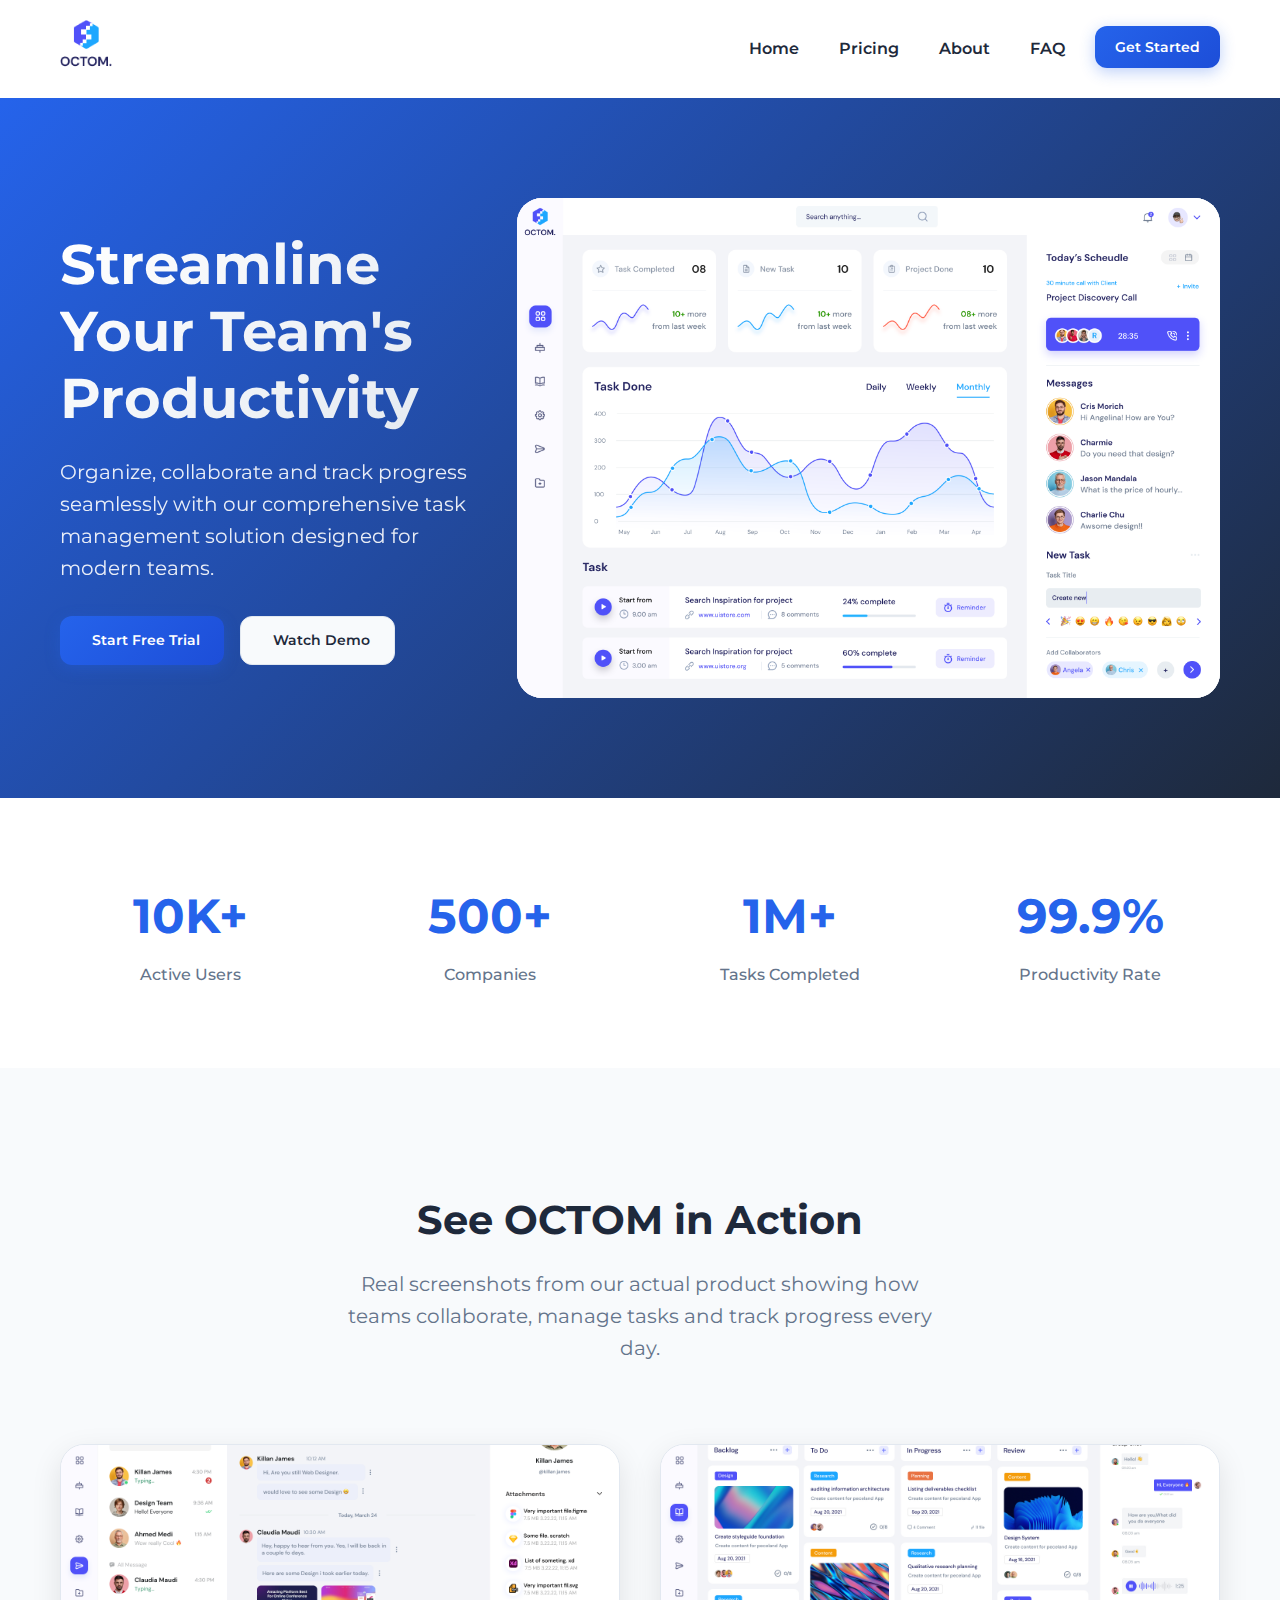
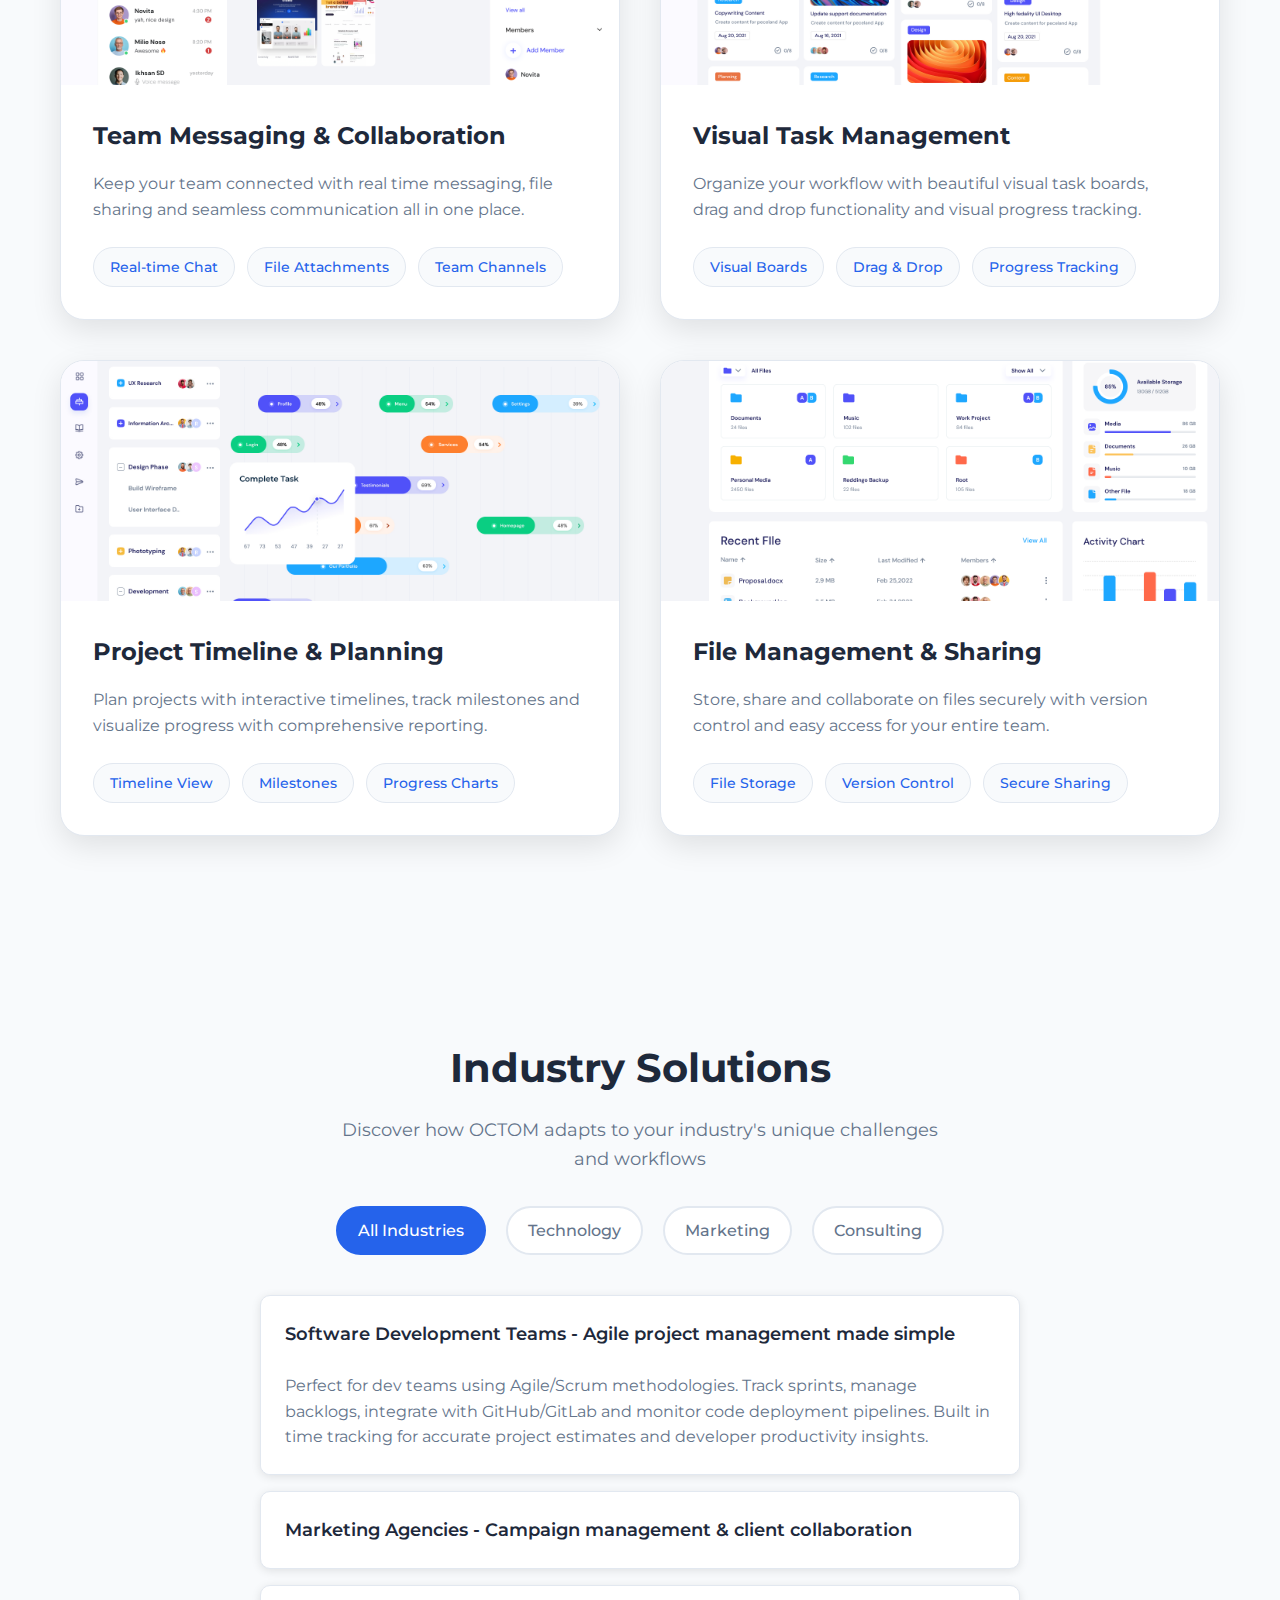
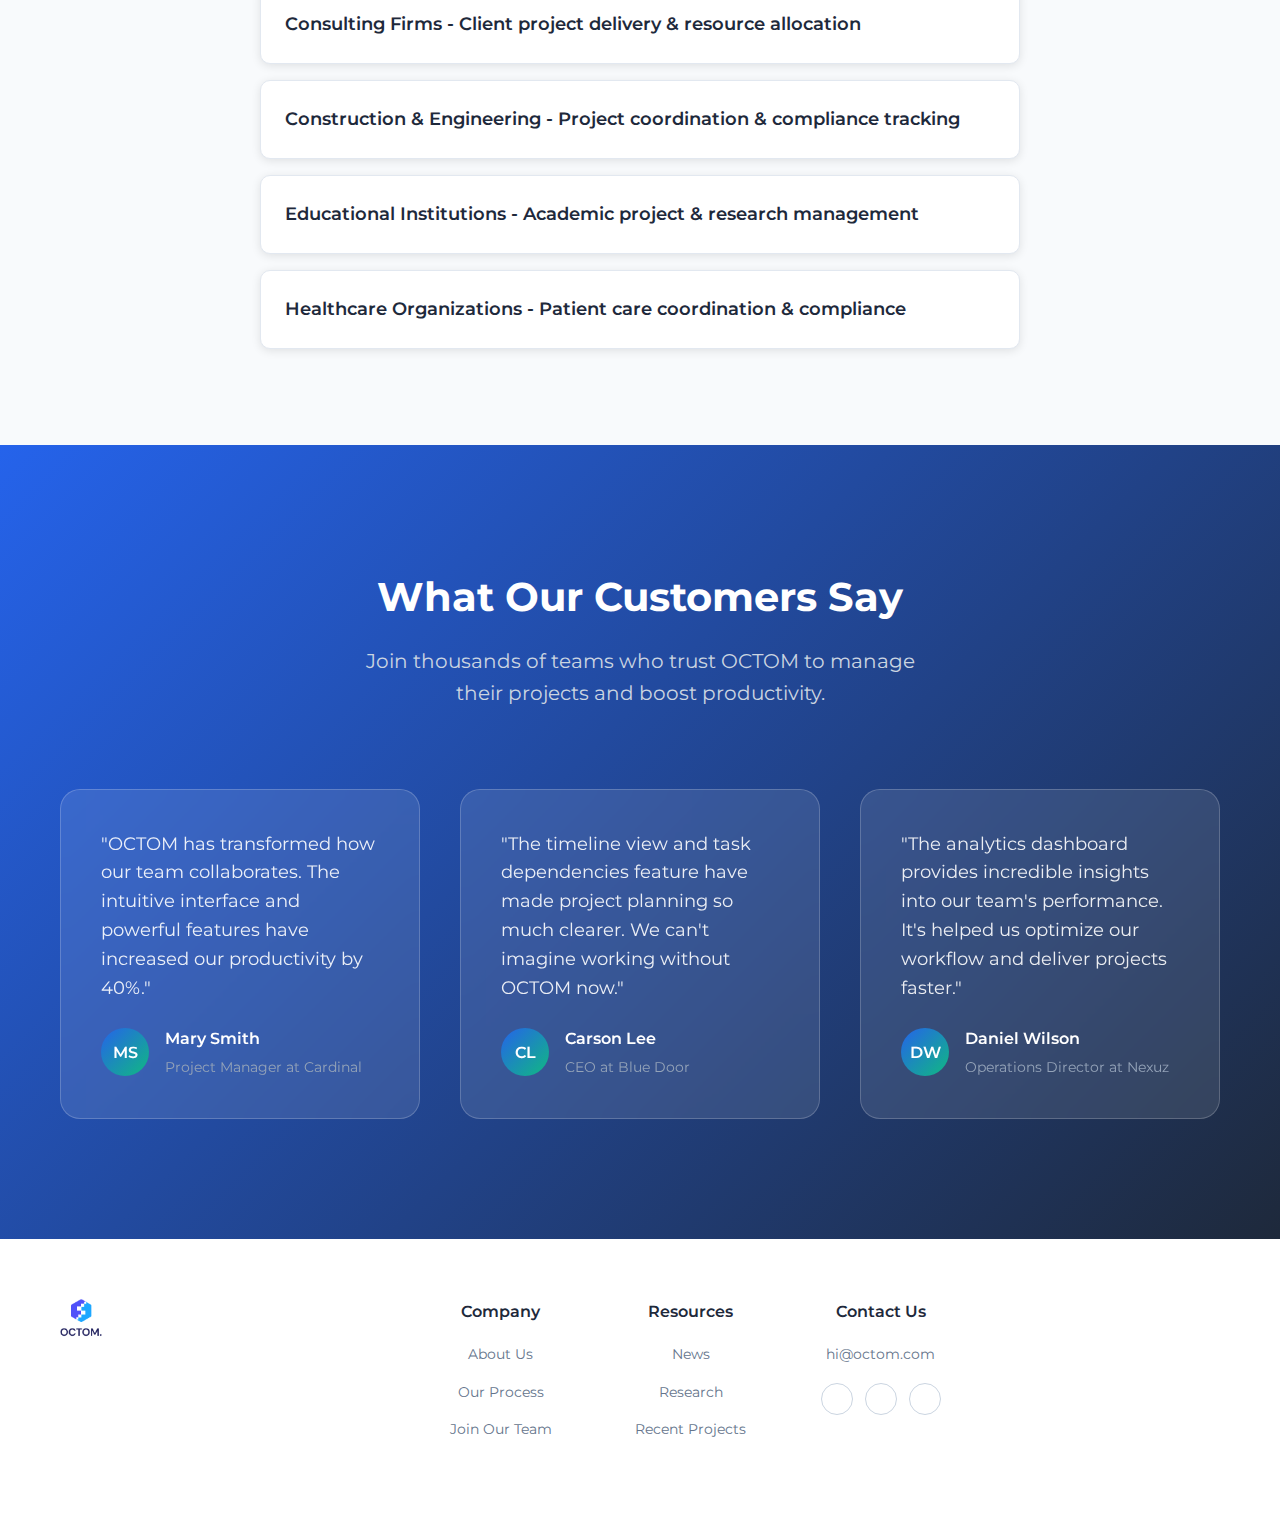
<file: index.html>
<!DOCTYPE html>
<html lang="en">
<head>
    <meta charset="UTF-8" />
    <meta name="viewport" content="width=device-width, initial-scale=1.0" />
    <title>Task Manager</title>
    <link rel="preconnect" href="https://fonts.googleapis.com">
    <link rel="preconnect" href="https://fonts.gstatic.com" crossorigin />
    <link href="https://fonts.googleapis.com/css2?family=Montserrat:wght@300;400;500;600;700&display=swap" rel="stylesheet">
    <link
      rel="stylesheet"
      href="https://cdnjs.cloudflare.com/ajax/libs/font-awesome/6.4.2/css/all.min.css"
      integrity="sha512-z3gLpd7yknf1YoNbCzqRKc4qyor8gaKU1qmn+CShxbuBusANI9QpRohGBreCFkKxLhei6S9CQXFEbbKuqLg0DA=="
      crossorigin="anonymous"
      referrerpolicy="no-referrer"
    />
    <link rel="stylesheet" href="css/style.css" />
    <link rel="shortcut icon" href="images/favicon.ico" type="image/x-icon" />
</head>
<body>
    <nav class="navbar">
      <div class="container">
        <div class="logo">
          <a href="index.html">
            <img src="images/task-manager-example-logo.png" alt="logo">
          </a>
        </div>
        <div class="main-menu">
          <ul>
           <li>
            <a href="#">Home</a>
           </li>
           <li>
            <a href="#">Pricing</a>
           </li>
           <li>
            <a href="#">About</a>
           </li>
           <li>
            <a href="#">FAQ</a>
           </li>
           <li>
            <a class="btn btn-primary" href="#">Get Started</a>
           </li>
          </ul>
        </div>
        <!--Hamburger Button-->
        <button class="hamburger-button">
          <div class="hamburger-line"></div>
        </button>
        <!--Mobile Menu-->
        <div class="mobile-menu">
          <ul>
           <li>
            <a href="index.html">Home</a>
           </li>
           <li>
            <a href="#">Pricing</a>
           </li>
           <li>
            <a href="#">About</a>
           </li>
           <li>
            <a class="btn btn-light" href="#">
             <a class="btn btn-primary" href="#">Get Started</a>
            </a>
           </li>
          </ul>
        </div>
      </div>
    </nav>
    <!-- Hero Section -->
    <section id="home" class="hero">
        <div class="container">
            <div class="hero-content">
                <div class="hero-text">
                    <h1 class="hero-title">Streamline Your Team's Productivity</h1>
                    <p class="hero-subtitle">
                        Organize, collaborate and track progress seamlessly with our
                        comprehensive task management solution designed for modern teams.
                    </p>
                    <div class="hero-buttons">
                        <a href="#" class="btn btn-primary">
                            <i class="fas fa-rocket"></i>
                            Start Free Trial
                        </a>
                        <a href="#" class="btn btn-secondary">
                            <i class="fas fa-play"></i>
                            Watch Demo
                        </a>
                    </div>
                </div>
                <div class="hero-image">
                    <img src="images/task-manager-dashboard.png" alt="Task Manager Dashboard" class="hero-image">
                </div>
            </div>
        </div>
    </section>

    <!-- Stats Section -->
    <section class="stats">
        <div class="container">
            <div class="stats-grid">
                <div class="stat-item">
                    <div class="stat-number">10K+</div>
                    <div class="stat-label">Active Users</div>
                </div>
                <div class="stat-item">
                    <div class="stat-number">500+</div>
                    <div class="stat-label">Companies</div>
                </div>
                <div class="stat-item">
                    <div class="stat-number">1M+</div>
                    <div class="stat-label">Tasks Completed</div>
                </div>
                <div class="stat-item">
                    <div class="stat-number">99.9%</div>
                    <div class="stat-label">Productivity Rate</div>
                </div>
            </div>
        </div>
    </section>
<!--Features-->
<section id="features" class="features">
  <div class="container">
    <div class="section-header">
      <h2 class="section-title">See OCTOM in Action</h2>
      <p class="section-subtitle">
        Real screenshots from our actual product showing how teams collaborate,
        manage tasks and track progress every day.
      </p>
    </div>
    <div class="features-grid">
      <!--Feature 1-->
      <div class="feature-card feature-messaging">
        <div class="feature-image-container">
          <div class="feature-overlay">
            <div class="feature-icon">
                <i class="fas fa-comments"></i>
            </div>
          </div>
        </div>
        <div class="feature-content">
          <h3 class="feature-title">Team Messaging & Collaboration</h3>
          <p class="feature-description">
            Keep your team connected with real time messaging, file sharing
            and seamless communication all in one place.
          </p>
          <div class="feature-highlights">
            <span class="highlight-tag">Real-time Chat</span>
            <span class="highlight-tag">File Attachments</span>
            <span class="highlight-tag">Team Channels</span>
          </div>
        </div>
      </div>

      <!-- Feature 2-->
      <div class="feature-card feature-tasks">
        <div class="feature-image-container">
          <div class="feature-overlay">
            <div class="feature-icon">
                <i class="fas fa-tasks"></i>
            </div>
          </div>
        </div>
        <div class="feature-content">
          <h3 class="feature-title">Visual Task Management</h3>
          <p class="feature-description">
            Organize your workflow with beautiful visual task boards, drag and drop
            functionality and visual progress tracking.
          </p>
          <div class="feature-highlights">
            <span class="highlight-tag">Visual Boards</span>
            <span class="highlight-tag">Drag & Drop</span>
            <span class="highlight-tag">Progress Tracking</span>
          </div>
        </div>
      </div>

      <!-- Feature 3 -->
      <div class="feature-card feature-timeline">
        <div class="feature-image-container">
          <div class="feature-overlay">
            <div class="feature-icon">
                <i class="fas fa-calendar-alt"></i>
            </div>
          </div>
        </div>
        <div class="feature-content">
          <h3 class="feature-title">Project Timeline & Planning</h3>
          <p class="feature-description">
            Plan projects with interactive timelines, track milestones
            and visualize progress with comprehensive reporting.
          </p>
          <div class="feature-highlights">
            <span class="highlight-tag">Timeline View</span>
            <span class="highlight-tag">Milestones</span>
            <span class="highlight-tag">Progress Charts</span>
          </div>
        </div>
      </div>

      <!-- Feature 4 -->
      <div class="feature-card feature-files">
        <div class="feature-image-container">
          <div class="feature-overlay">
            <div class="feature-icon">
                <i class="fas fa-file-alt"></i>
            </div>
          </div>
        </div>
        <div class="feature-content">
          <h3 class="feature-title">File Management & Sharing</h3>
          <p class="feature-description">
            Store, share and collaborate on files securely with version control
            and easy access for your entire team.
          </p>
          <div class="feature-highlights">
            <span class="highlight-tag">File Storage</span>
            <span class="highlight-tag">Version Control</span>
            <span class="highlight-tag">Secure Sharing</span>
          </div>
        </div>
      </div>
    </div>
  </div>
</section>

<!-- Industry Solutions -->
    <section class="industry bg-light">
      <div class="container-sm">
        <h3 class="text-xl text-center">Industry Solutions</h3>
        <p class="section-subtitle text-center" style="margin-bottom: 2rem;">
          Discover how OCTOM adapts to your industry's unique challenges and workflows
        </p>
        <ul class="industry-menu">
          <li class="active">All Industries</li>
          <li>Technology</li>
          <li>Marketing</li>
          <li>Consulting</li>
        </ul>
        <div class="industry-content">
          <div class="industry-group">
            <div class="industry-group-header">
              <h4 class="text-md">
                Software Development Teams - Agile project management made simple
              </h4>
              <i class="fas fa-minus"></i>
            </div>
            <div class="industry-group-body open">
              <p>
                Perfect for dev teams using Agile/Scrum methodologies. Track sprints, manage backlogs, 
                integrate with GitHub/GitLab and monitor code deployment pipelines. Built in time tracking 
                for accurate project estimates and developer productivity insights.
              </p>
            </div>
          </div>

          <div class="industry-group">
            <div class="industry-group-header">
              <h4 class="text-md">
                Marketing Agencies - Campaign management & client collaboration
              </h4>
              <i class="fas fa-plus"></i>
            </div>
            <div class="industry-group-body">
              <p>
                Streamline campaign workflows from strategy to execution. Manage multiple client projects, 
                collaborate on creative assets, track campaign performance and provide clients with 
                real time project visibility. Includes campaign templates and approval workflows.
              </p>
            </div>
          </div>

          <div class="industry-group">
            <div class="industry-group-header">
              <h4 class="text-md">
                Consulting Firms - Client project delivery & resource allocation
              </h4>
              <i class="fas fa-plus"></i>
            </div>
            <div class="industry-group-body">
              <p>
                Optimize consultant utilization across multiple client engagements. Track billable hours, 
                manage project budgets, create professional client reports and maintain project documentation. 
                Resource planning tools prevent overallocation and ensure profitable projects.
              </p>
            </div>
          </div>

          <div class="industry-group">
            <div class="industry-group-header">
              <h4 class="text-md">
                Construction & Engineering - Project coordination & compliance tracking
              </h4>
              <i class="fas fa-plus"></i>
            </div>
            <div class="industry-group-body">
              <p>
                Coordinate complex construction projects with timeline dependencies, resource scheduling, 
                and compliance documentation. Track permits, inspections and safety protocols while 
                maintaining clear communication between contractors, architects and clients.
              </p>
            </div>
          </div>

          <div class="industry-group">
            <div class="industry-group-header">
              <h4 class="text-md">
                Educational Institutions - Academic project & research management
              </h4>
              <i class="fas fa-plus"></i>
            </div>
            <div class="industry-group-body">
              <p>
                Manage academic projects, research initiatives and administrative tasks. Coordinate 
                between faculty, students, and departments. Track research progress, manage academic 
                calendars and facilitate collaboration on educational content development.
              </p>
            </div>
          </div>

          <div class="industry-group">
            <div class="industry-group-header">
              <h4 class="text-md">
                Healthcare Organizations - Patient care coordination & compliance
              </h4>
              <i class="fas fa-plus"></i>
            </div>
            <div class="industry-group-body">
              <p>
                Streamline healthcare operations while maintaining HIPAA compliance. Coordinate patient care 
                workflows, manage medical equipment maintenance, track compliance requirements and facilitate 
                communication between healthcare teams and departments.
              </p>
            </div>
          </div>
        </div>
      </div>
    </section>

    <!-- Testimonials-->
    <section class="testimonials">
        <div class="container">
            <div class="section-header">
                <h2 class="section-title" style="color: #fff;">What Our Customers Say</h2>
                <p class="section-subtitle" style="color: #cbd5e1;">
                    Join thousands of teams who trust OCTOM to manage their projects and boost productivity.
                </p>
            </div>
            <div class="testimonials-grid">
                <div class="testimonial-card">
                    <p class="testimonial-text">
                        "OCTOM has transformed how our team collaborates. The intuitive interface 
                        and powerful features have increased our productivity by 40%."
                    </p>
                    <div class="testimonial-author">
                        <div class="author-avatar">MS</div>
                        <div class="author-info">
                            <h4>Mary Smith</h4>
                            <p>Project Manager at Cardinal</p>
                        </div>
                    </div>
                </div>
                <div class="testimonial-card">
                    <p class="testimonial-text">
                        "The timeline view and task dependencies feature have made project planning 
                        so much clearer. We can't imagine working without OCTOM now."
                    </p>
                    <div class="testimonial-author">
                        <div class="author-avatar">CL</div>
                        <div class="author-info">
                            <h4>Carson Lee</h4>
                            <p>CEO at Blue Door</p>
                        </div>
                    </div>
                </div>
                <div class="testimonial-card">
                    <p class="testimonial-text">
                        "The analytics dashboard provides incredible insights into our team's performance.
                        It's helped us optimize our workflow and deliver projects faster."
                    </p>
                    <div class="testimonial-author">
                        <div class="author-avatar">DW</div>
                        <div class="author-info">
                            <h4>Daniel Wilson</h4>
                            <p>Operations Director at Nexuz</p>
                        </div>
                    </div>
                </div>
            </div>
        </div>
    </section>

    <!--Footer-->
<footer class="footer">
  <div class="container">
    <div class="footer-content">
      <div class="footer-brand-wrapper">
        <a href="index.html" class="footer-brand">
          <img src="images/task-manager-example-logo.png" alt="logo">
        </a>
      </div>
      <div class="footer-links">
        <div class="footer-section">
          <h4>Company</h4>
          <ul>
            <li><a href="#">About Us</a></li>
            <li><a href="#">Our Process</a></li>
            <li><a href="#">Join Our Team</a></li>
          </ul>
        </div>
        <div class="footer-section">
          <h4>Resources</h4>
          <ul>
            <li><a href="#">News</a></li>
            <li><a href="#">Research</a></li>
            <li><a href="#">Recent Projects</a></li>
          </ul>
        </div>
        <div class="footer-section">
          <h4>Contact Us</h4>
          <ul>
            <li><a href="#">hi@octom.com</a></li>
            <li class="social-links">
              <a href="#"><i class="fab fa-linkedin"></i></a>
              <a href="#"><i class="fab fa-twitter"></i></a>
              <a href="#"><i class="fab fa-instagram"></i></a>
            </li>
          </ul>
        </div>
      </div>
    </div>
  </div>
</footer>

    <script src="js/index.js"></script>
</body>
</html>
</file>
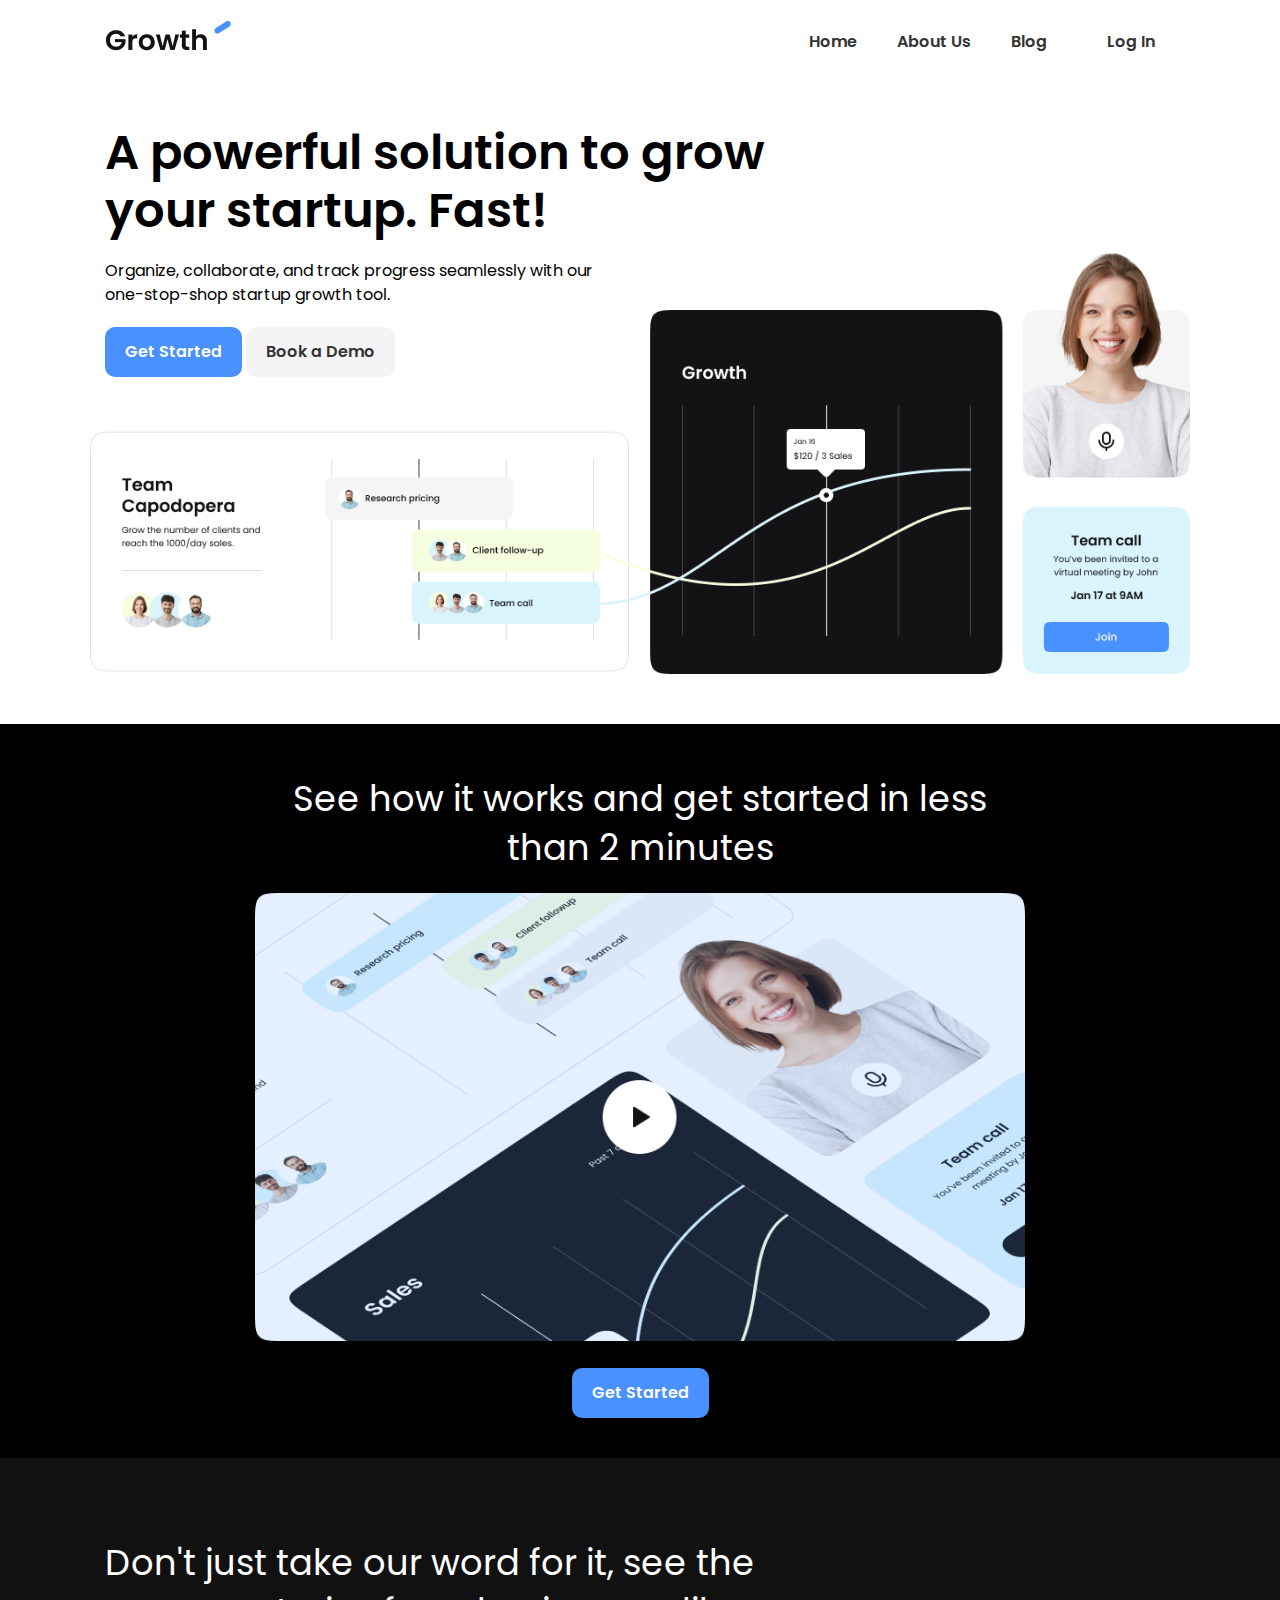
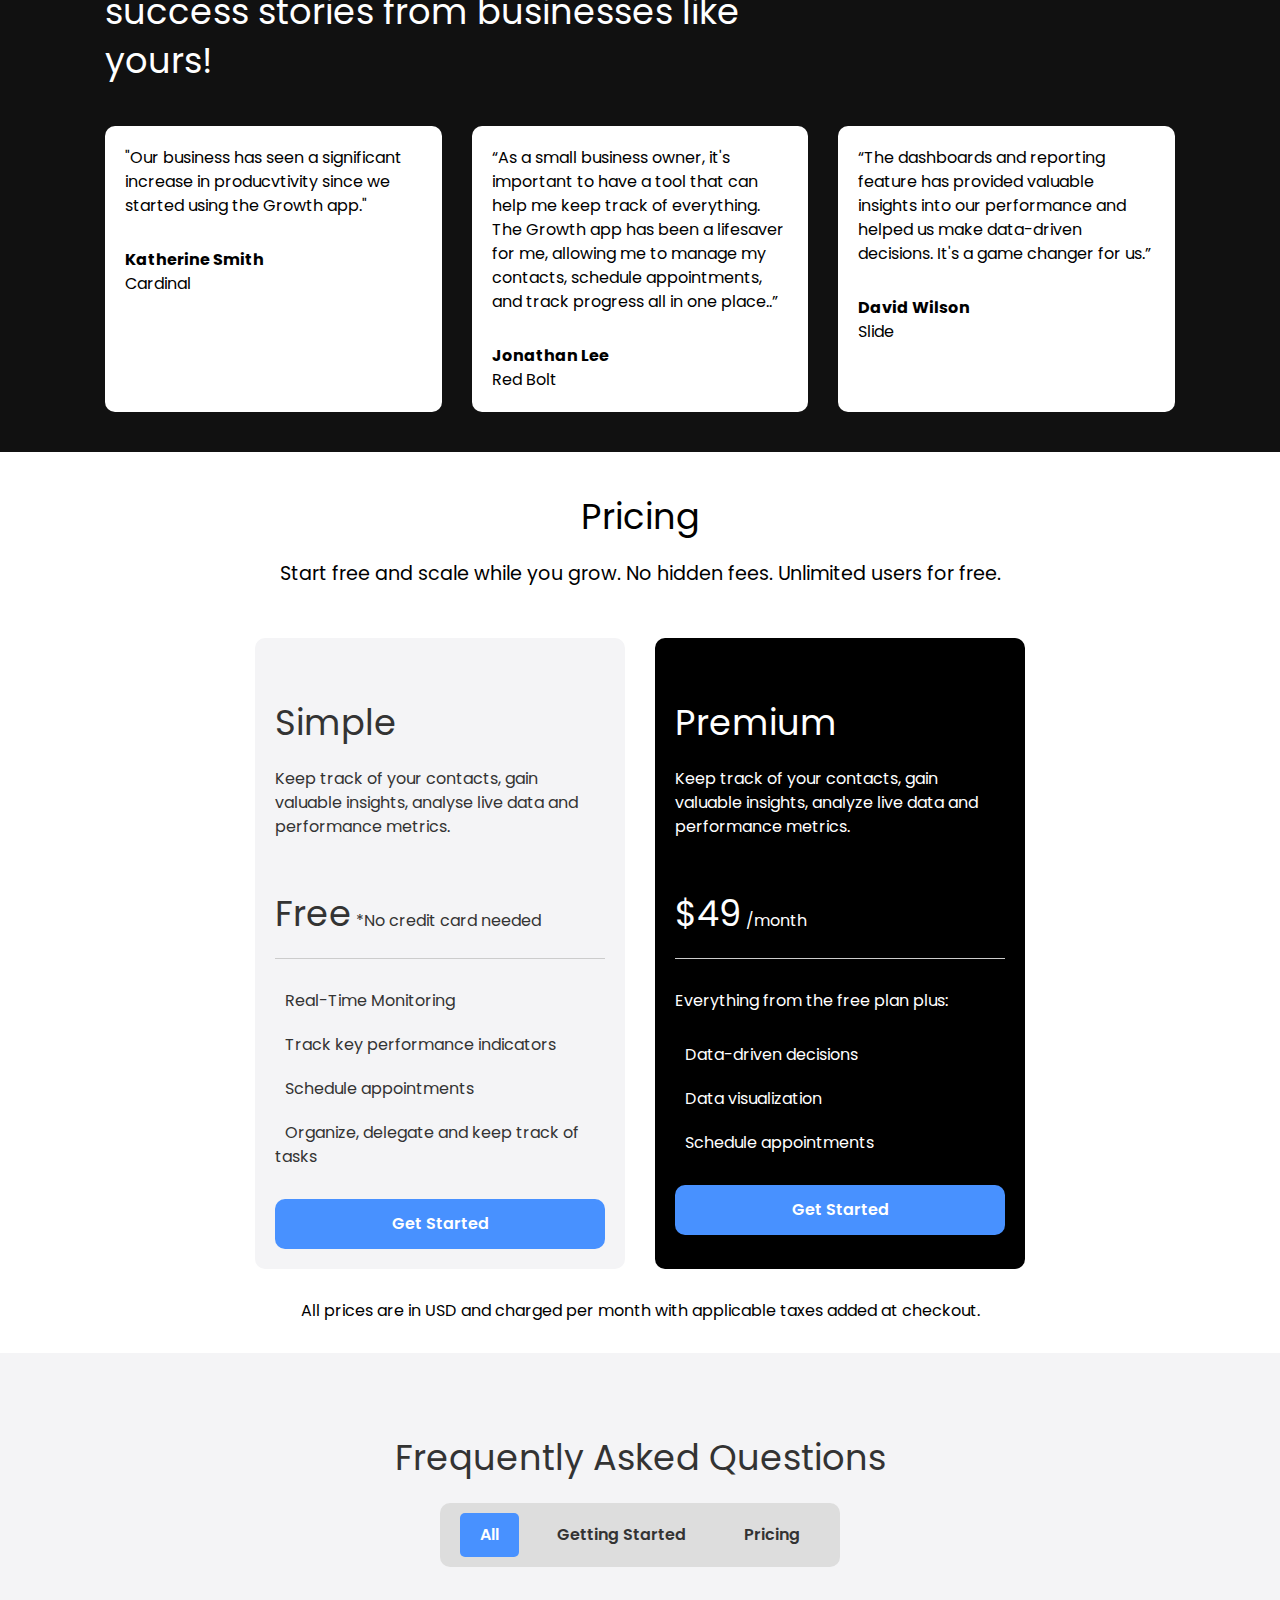
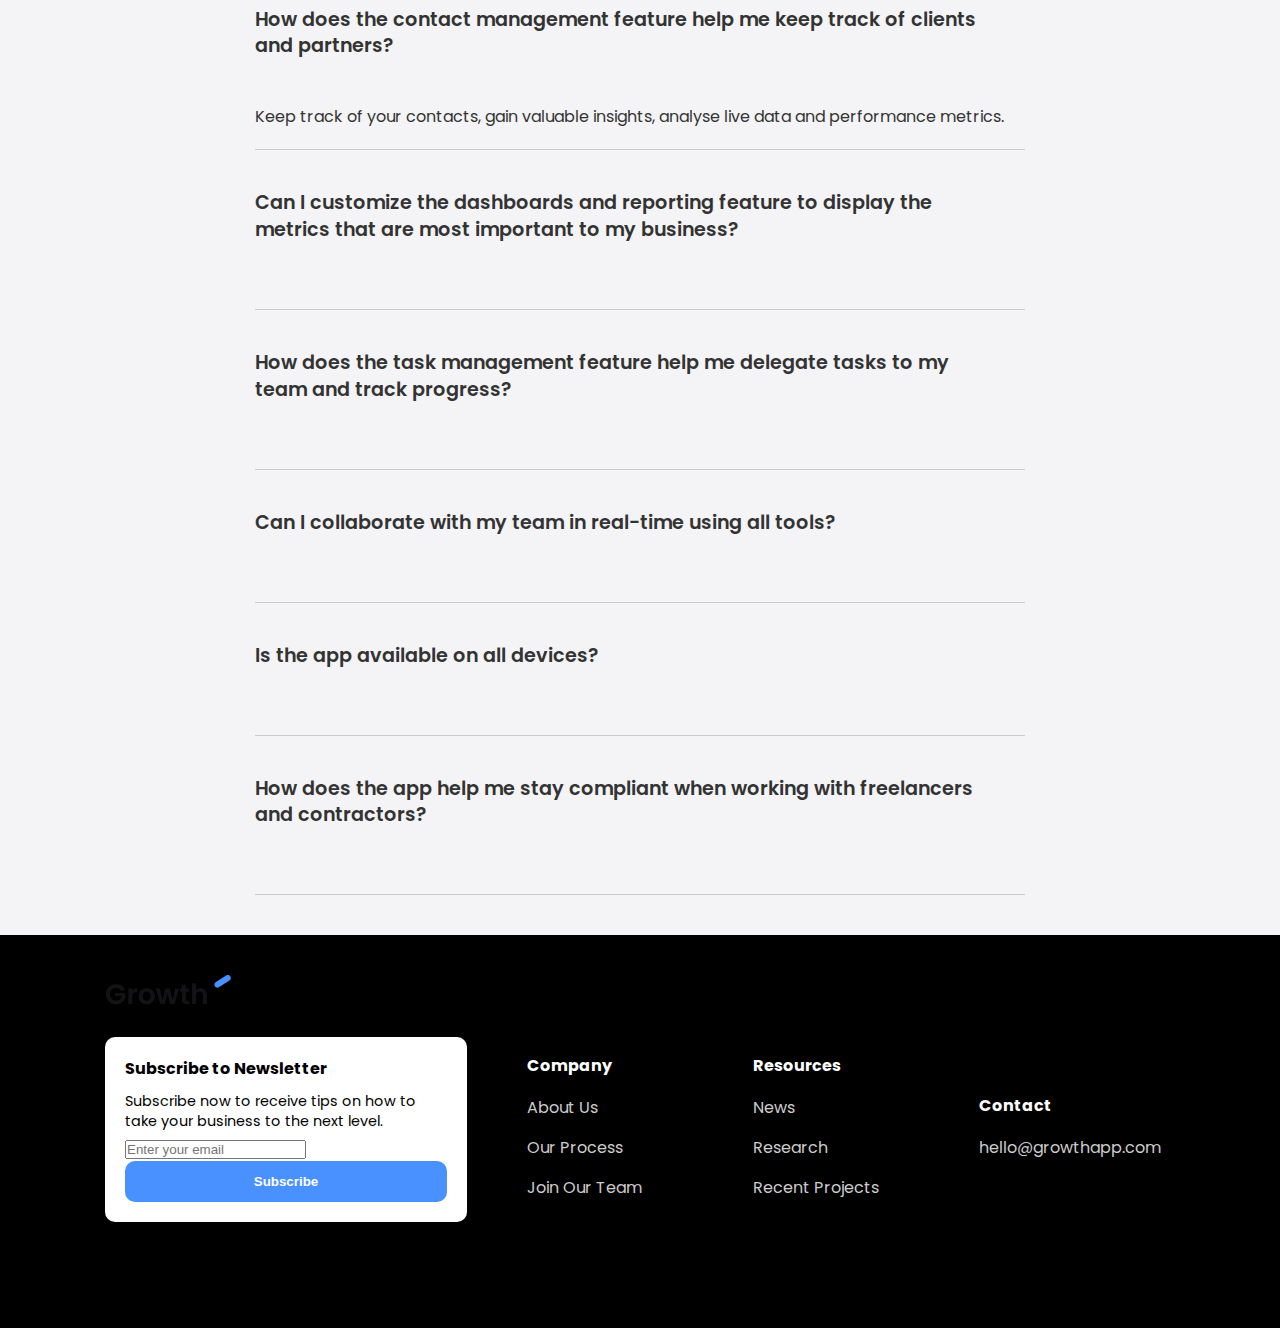
<file: exercise-materials(can-ignore)/index.html>
<!DOCTYPE html>
<html lang="en">
<head>
    <meta charset="UTF-8" />
    <meta name="viewport" content="width=device-width, initial-scale=1.0" />
    <title>Growth App</title>
    <link rel="preconnect" href="https://fonts.googleapis.com" />
    <link rel="preconnect" href="https://fonts.gstatic.com" crossorigin />
    <link
      href="https://fonts.googleapis.com/css2?family=Poppins:wght@300;400;600;700&display=swap"
      rel="stylesheet"
    />
    <link
      rel="stylesheet"
      href="https://cdnjs.cloudflare.com/ajax/libs/font-awesome/6.4.2/css/all.min.css"
      integrity="sha512-z3gLpd7yknf1YoNbCzqRKc4qyor8gaKU1qmn+CShxbuBusANI9QpRohGBreCFkKxLhei6S9CQXFEbbKuqLg0DA=="
      crossorigin="anonymous"
      referrerpolicy="no-referrer"
    />
    <link rel="stylesheet" href="css/style.css" />
    <link rel=""shortcut icon" href="images/favicon.ico" type="image/x-icon" />
</head>
<body>
    <nav class="navbar">
      <div class="container">
        <div class="logo">
          <a href="index.html">
            <img src="images/logo.png" alt="logo">
          </a>
        </div>
        <div class="main-menu">
          <ul>
           <li>
            <a ref="index.html">Home</a>
           </li>
           <li>
            <a href="#"">About Us</a>
           </li>
           <li>
            <a href="#">Blog</a>
           </li>
           <li>
            <a cass="btn btnlight" href="#">
              <i class="fas fa-user"></i> Log In
            </a>
           </li>
          </ul>
        </div>
        <!--Hamburger Button-->
        <button class="hamburger-button">
          <div class="hamburger-line"></div>
          <div class="hamburger-line"></div>
          <div class="hamburger-line"></div>
        </button>
        <!--Mobile Menu-->
        <div class="mobile-menu">
          <ul>
           <li>
            <a ref="index.html">Home</a>
           </li>
           <li>
            <a href="#"">About Us</a>
           </li>
           <li>
            <a href="#">Blog</a>
           </li>
           <li>
            <a cass="btn btnlight" href="#">
              <i class="fas fa-user"></i> Log In
            </a>
           </li>
          </ul>
        </div>
      </div>
    </nav>

    <!--Hero Section-->
     <section class="hero">
      <div class="container">
        <div class="hero-content">
          <h1 class="hero-heading text-xxl">
            A powerful solution to grow your startup. Fast!
          </h1>
          <p class="hero-text">
            Organize, collaborate, and track progress
            seamlessly with our
            one-stop-shop startup growth tool.
          </p>
          <div class="hero-buttons">
            <a href="#" class="btn btn-primary">Get Started</a>
            <a href="#" class="btn"><i class="fas fa-laptop"></i>Book a Demo</a>
          </div>
        </div>
      </div>
     </section>
     <!--Video Section-->

     <section class="video bg-black">
      <div class="container-sm">
        <h2 class="video-heading text-xl text-center">
          See how it works and get started in less than 2 minutes
        </h2>
        <div class="video-content">
          <a href="#">
            <img src="images/video-preview.png" alt="video" class="video-preview" />
          </a>
          <a href="#" class="btn btn-primary">Get Started</a>
        </div>
      </div>
     </section>
     <!--Testimonials-->
     <section class="testimonials bg-dark">
      <div class="container">
        <h3 class="testimonials-heading text-xl">
          Don't just take our word for it, see the success
          stories from businesses like yours!
        </h3>
        <div class="testimonials-grid">
          <div class="card">
            <p>
              "Our business has seen a significant increase
              in producvtivity
              since we started using the Growth app."
            </p>
            <p>Katherine Smith</p>
            <p>Cardinal</p>
          </div>
          <div class="card">
            <p>
              “As a small business owner, it's important to have a tool that can
              help me keep track of everything. The Growth app has been a
              lifesaver for me, allowing me to manage my contacts, schedule
              appointments, and track progress all in one place..”
            </p>
            <p>Jonathan Lee</p>
            <p>Red Bolt</p>
          </div>
          <div class="card">
            <p>
              “The dashboards and reporting feature has provided valuable
              insights into our performance and helped us make data-driven
              decisions. It's a game changer for us.”
            </p>
            <p>David Wilson</p>
            <p>Slide</p>
          </div>
        </div>
      </div>
     </section>

      <!-- Pricing -->
    <section class="pricing">
      <div class="container-sm">
        <h3 class="pricing-heading text-xl text-center">Pricing</h3>
        <p class="pricing-subheading text-md text-center">
          Start free and scale while you grow. No hidden fees. Unlimited users
          for free.
        </p>
        <div class="pricing-grid">
          <!-- Pricing Card 1 -->
          <div class="card bg-light">
            <div class="pricing-card-header">
              <h4 class="pricing-heading text-xl">Simple</h4>
              <p class="pricing-card-subheading">
                Keep track of your contacts, gain valuable insights, analyse
                live data and performance metrics.
              </p>
              <p class="pricing-card-price">
                <span class="text-xl">Free</span>
                *No credit card needed
              </p>
            </div>
            <div class="pricing-card-body">
              <ul>
                <li><i class="fas fa-check"></i> Real-Time Monitoring</li>
                <li>
                  <i class="fas fa-check"></i>Track key performance indicators
                </li>
                <li><i class="fas fa-check"></i>Schedule appointments</li>
                <li>
                  <i class="fas fa-check"></i>Organize, delegate and keep track
                  of tasks
                </li>
              </ul>
              <a href="#" class="btn btn-primary btn-block">Get Started</a>
            </div>
          </div>

          <!-- Pricing Card 2 -->
          <div class="card bg-black">
            <div class="pricing-card-header">
              <h4 class="pricing-card-heading text-xl">Premium</h4>
              <p class="pricing-card-subheading">
                Keep track of your contacts, gain valuable insights, analyze
                live data and performance metrics.
              </p>
              <p class="pricing-card-price">
                <span class="text-xl">$49</span> /month
              </p>
            </div>
            <div class="pricing-card-body">
              <p>Everything from the free plan plus:</p>
              <ul>
                <li><i class="fas fa-check"></i>Data-driven decisions</li>
                <li><i class="fas fa-check"></i>Data visualization</li>
                <li><i class="fas fa-check"></i>Schedule appointments</li>
              </ul>
              <a href="#" class="btn btn-primary btn-block">Get Started</a>
            </div>
          </div>
        </div>
        <p class="pricing-footer text-center">
          All prices are in USD and charged per month with applicable taxes
          added at checkout.
        </p>
      </div>
    </section>

    <!-- FAQ -->
    <section class="faq bg-light">
      <div class="container-sm">
        <h3 class="text-xl text-center">Frequently Asked Questions</h3>
        <ul class="faq-menu">
          <li class="active">All</li>
          <li>Getting Started</li>
          <li>Pricing</li>
        </ul>
        <div class="faq-content">
          <div class="faq-group">
            <div class="faq-group-header">
              <h4 class="text-md">
                How does the contact management feature help me keep track of
                clients and partners?
              </h4>
              <i class="fas fa-minus"></i>
            </div>
            <div class="faq-group-body open">
              <p>
                Keep track of your contacts, gain valuable insights, analyse
                live data and performance metrics.
              </p>
            </div>
          </div>

          <div class="faq-group">
            <div class="faq-group-header">
              <h4 class="text-md">
                Can I customize the dashboards and reporting feature to display
                the metrics that are most important to my business?
              </h4>
              <i class="fas fa-plus"></i>
            </div>
            <div class="faq-group-body">
              <p>
                Lorem, ipsum dolor sit amet consectetur adipisicing elit. Ad
                culpa enim blanditiis rem ipsum aliquam, unde iste fugit
                praesentium eos?
              </p>
            </div>
          </div>

          <div class="faq-group">
            <div class="faq-group-header">
              <h4 class="text-md">
                How does the task management feature help me delegate tasks to
                my team and track progress?
              </h4>
              <i class="fas fa-plus"></i>
            </div>
            <div class="faq-group-body">
              <p>
                Lorem ipsum dolor sit amet, consectetur adipisicing elit.
                Incidunt, a! Quaerat, voluptatum. Animi molestias ex quasi
                explicabo minima perferendis commodi.
              </p>
            </div>
          </div>

          <div class="faq-group">
            <div class="faq-group-header">
              <h4 class="text-md">
                Can I collaborate with my team in real-time using all tools?
              </h4>
              <i class="fas fa-plus"></i>
            </div>
            <div class="faq-group-body">
              <p>
                Lorem, ipsum dolor sit amet consectetur adipisicing elit.
                Obcaecati doloremque assumenda aut dolorem recusandae quibusdam
                aliquid. Repellat animi quam vitae.
              </p>
            </div>
          </div>

          <div class="faq-group">
            <div class="faq-group-header">
              <h4 class="text-md">Is the app available on all devices?</h4>
              <i class="fas fa-plus"></i>
            </div>
            <div class="faq-group-body">
              <p>
                Lorem, ipsum dolor sit amet consectetur adipisicing elit.
                Obcaecati doloremque assumenda aut dolorem recusandae quibusdam
                aliquid. Repellat animi quam vitae.
              </p>
            </div>
          </div>

          <div class="faq-group">
            <div class="faq-group-header">
              <h4 class="text-md">
                How does the app help me stay compliant when working with
                freelancers and contractors?
              </h4>
              <i class="fas fa-plus"></i>
            </div>
            <div class="faq-group-body">
              <p>
                Lorem, ipsum dolor sit amet consectetur adipisicing elit.
                Obcaecati doloremque assumenda aut dolorem recusandae quibusdam
                aliquid. Repellat animi quam vitae.
              </p>
            </div>
          </div>
        </div>
      </div>
    </section>

    <!--Footer-->
    <footer class="footer bg-black">
      <div class="container">
        <div class="footer-grid">
          <div>
            <a href="index.html">
              <img src="images/logo.png" alt="logo">
            </a>
            <div class="card">
              <h4>Subscribe to Newsletter</h4>
              <p class="text-sm">
                Subscribe now to receive tips on how to take your business
                to the next level.
              </p>
              <form>
                <input type="email" id="email" placeholder="Enter your email">
                <button type="submit" class="btn btn-primary btn-block">Subscribe</button>
              </form>
            </div>
            <i class="fab fa-linkedin"></i>
            <i class="fab fa-twitter"></i>
          </div>
          <div>
            <h4>Company</h4>
            <ul>
              <li><a href="#">About Us</a></li>
              <li><a href="#">Our Process</a></li>
              <li><a href="#">Join Our Team</a></li>
            </ul>
          </div>
          <div>
            <h4>Resources</h4>
            <ul>
              <li><a href="#">News</a></li>
              <li><a href="#">Research</a></li>
              <li><a href="#">Recent Projects</a></li>
            </ul>
          </div>
          <div>
            <h4>Contact</h4>
            <ul>
              <li><a href="#">hello@growthapp.com</a></li>
            </ul>
          </div>
        </div>
      </div>
    </footer>

    <script src="js/main.js"></script>
</body>
</html>
</file>
<file: css/style.css>
* {
  box-sizing: border-box;
  margin: 0;
  padding: 0;
}

:root {
  --primary-color: #2563eb;
  --secondary-color: #1e293b;
  --light-color: #f8fafc;
  --accent-color: #10b981;
}

body {
  font-family: 'Montserrat', sans-serif;
  font-size: 16px;
  line-height: 1.6;
  background: #ffffff;
  color: #1e293b;
}

.container {
  max-width: 1200px;
  margin: 0 auto;
  padding: 0 20px;
}

.container-sm {
  max-width: 800px;
  margin: 0 auto;
  padding: 0 20px;
}

/*Navbar*/
.navbar {
    background: #ffffff;
    padding: 20px;
}

.navbar .container {
    display: flex;
    justify-content: space-between;
    align-items: center;
}

.navbar .logo img {
    height: 50px;
    width: auto;
}

.navbar .main-menu ul {
    display: flex;
}

.navbar ul {
    list-style: none;
}

.navbar ul li a {
    padding: 10px 20px;
    display: block;
    font-weight: 600;
    transition: 0.5s;
    text-decoration: none;
    color: #1e293b;
}

.navbar ul li a:hover {
    color: #2563eb;
}

.navbar ul li a i {
    margin-right: 10px;
}

.navbar ul li:last-child a {
    margin-left: 10px;
    color: #ffffff;
}

.btn {
  display: inline-flex;
  align-items: center;
  gap: 8px;
  padding: 12px 24px;
  border: none;
  border-radius: 12px;
  font-weight: 600;
  text-decoration: none;
  cursor: pointer;
  transition: all 0.3s ease;
  font-size: 14px;
}

.btn-primary {
  background: linear-gradient(135deg, #2563eb, #1d4ed8);
  color: #ffffff;
  box-shadow: 0 4px 15px rgba(37, 99, 235, 0.3);
}

.btn-primary:hover {
  transform: translateY(-2px);
  box-shadow: 0 6px 20px rgba(37, 99, 235, 0.4);
}

.btn-secondary {
  background: #f8fafc;
  color: #1e293b;
  border: 1px solid #e2e8f0;
}

.btn-secondary:hover {
  background: #e2e8f0;
}

/*Hero*/
.hero {
  background: linear-gradient(135deg, #2563eb 0%, #1e293b 100%);
  min-height: 700px;
  display: flex;
  align-items: center;
  position: relative;
  overflow: hidden;
}

.hero::before {
  content: '';
  position: absolute;
  margin: 0 auto;
  opacity: 0.3;
}

.hero-content {
  display: grid;
  grid-template-columns: 1fr 1fr;
  gap: 30px;
  align-items: center;
  position: relative;
}

.hero-text {
  color: #ffffff;
}

.hero-title {
  font-size: 3.5rem;
  font-weight: 700;
  line-height: 1.2;
  margin-bottom: 24px;
  background: linear-gradient(135deg, #ffffff, #e2e8f0);
  -webkit-background-clip: text;
  -webkit-text-fill-color: transparent;
  background-clip: text;
}

.hero-subtitle {
  font-size: 1.25rem;
  margin-bottom: 32px;
  opacity: 0.9;
  line-height: 1.6;
}

.hero-buttons {
  display: flex;
  gap: 16px;
  flex-wrap: wrap;
}

.hero-image {
  display: flex;
  background-image: url('../images/task-manager-dashboard.png');
  height: 500px;
  position: relative;
  border-radius: 25px;
}

.dashboard-preview {
  width: 100%;
  border-radius: 20px;
  box-shadow: 0 25px 50px rgba(0, 0, 0, 0.3);
  transform: perspective(1000px) rotateY(-5deg) rotateX(5deg);
  transition: transform 0.3s ease;
}

.dashboard-preview:hover {
  transform: perspective(1000px) rotateY(-2deg) rotateX(2deg);
}

/*Stats*/
.stats {
  padding: 80px 0;
  background: #ffffff;
}

.stats-grid {
  display: grid;
  grid-template-columns: repeat(auto-fit, minmax(200px, 1fr));
  gap: 40px;
}

.stat-item {
  text-align: center;
}

.stat-number {
  font-size: 3rem;
  font-weight: 700;
  color: #2563eb;
  margin-bottom: 8px;
}

.stat-label {
  color: #64748b;
  font-weight: 500;
}

/*Features*/
.features {
    padding: 120px 0;
    background: #f8fafc;
}

.section-header {
    text-align: center;
    margin-bottom: 80px;
}

.section-title {
    font-size: 2.5rem;
    font-weight: 700;
    color: #1e293b;
    margin-bottom: 16px;
}

.section-subtitle {
    font-size: 1.25rem;
    color: #64748b;
    max-width: 600px;
    margin: 0 auto;
}

.features-grid {
    display: grid;
    grid-template-columns: repeat(auto-fit, minmax(380px, 1fr));
    gap: 40px;
}

.feature-card {
    background: #ffffff;
    border-radius: 24px;
    overflow: hidden;
    box-shadow: 0 10px 30px rgba(0, 0, 0, 0.1);
    transition: all 0.4s ease;
    border: 1px solid #e2e8f0;
    position: relative;
    display: flex;
    flex-direction: column;
    height: 100%;
}

.feature-image-container {
    position: relative;
    height: 240px;
    background-size: cover;
    background-position: center;
    background-repeat: no-repeat;
}

.feature-messaging .feature-image-container {
    background-image: url('../images/task-manager-message.png');
    background-size: cover;
    background-position: center;
}

.feature-tasks .feature-image-container {
    background-image: url('../images/task-manager-task.png');
    background-size: cover;
    background-position: center;
}

.feature-timeline .feature-image-container {
    background-image: url('../images/task-manager-timeline.png');
    background-size: cover;
    background-position: center;
}

.feature-files .feature-image-container {
    background-image: url('../images/task-manager-files.png');
    background-size: cover;
    background-position: center;
}

.feature-overlay {
    position: absolute;
    top: 0;
    left: 0;
    right: 0;
    bottom: 0;
    background: linear-gradient(135deg, rgba(0, 0, 0, 0.4), rgba(0, 0, 0, 0.2));
    display: flex;
    align-items: center;
    justify-content: center;
    opacity: 0;
    transition: opacity 0.3s ease;
}

.feature-card:hover .feature-overlay {
    opacity: 1;
}

.feature-content {
    padding: 32px;
    flex-grow: 1;
    display: flex;
    flex-direction: column;
}

.feature-title {
    font-size: 1.5rem;
    font-weight: 700;
    color: #1e293b;
    margin-bottom: 16px;
}

.feature-description {
    color: #64748b;
    line-height: 1.6;
    margin-bottom: 24px;
    flex-grow: 1;
}

.feature-highlights {
    display: flex;
    flex-wrap: wrap;
    gap: 12px;
    margin-top: auto;
}

.highlight-tag {
    display: inline-flex;
    align-items: center;
    padding: 8px 16px;
    background: #f8fafc;
    border: 1px solid #e2e8f0;
    border-radius: 20px;
    font-size: 0.875rem;
    font-weight: 500;
    color: #2563eb;
}

/*Industry Solutions*/
.industry {
  padding: 80px 0;
}

.industry.bg-light {
  background: #f8fafc;
}

.industry .text-xl {
  font-size: 2.5rem;
  font-weight: 700;
  color: #1e293b;
  margin-bottom: 16px;
}

.industry .section-subtitle {
  font-size: 1.125rem;
  color: #64748b;
  max-width: 600px;
  margin: 0 auto;
}

.industry-menu {
  display: flex;
  justify-content: center;
  gap: 20px;
  margin-bottom: 40px;
  list-style: none;
  flex-wrap: wrap;
}

.industry-menu li {
  padding: 10px 20px;
  border-radius: 25px;
  background: #ffffff;
  color: #64748b;
  cursor: pointer;
  transition: all 0.3s ease;
  border: 2px solid #e2e8f0;
  font-weight: 500;
}

.industry-menu li.active,
.industry-menu li:hover {
  background: #2563eb;
  color: #ffffff;
  border-color: #2563eb;
}

.industry-content {
  max-width: 800px;
  margin: 0 auto;
}

.industry-group {
  background: #ffffff;
  border-radius: 10px;
  margin-bottom: 16px;
  box-shadow: 0 2px 10px rgba(0, 0, 0, 0.1);
  border: 1px solid #e2e8f0;
  overflow: hidden;
  transition: all 0.3s ease;
}

.industry-group:hover {
  box-shadow: 0 4px 20px rgba(0, 0, 0, 0.15);
}

.industry-group-header {
  padding: 24px;
  cursor: pointer;
  display: flex;
  justify-content: space-between;
  align-items: center;
  transition: all 0.3s ease;
}

.industry-group-header:hover {
  background: #f1f5f9;
}

.industry-group-header h4 {
  font-size: 1.125rem;
  font-weight: 600;
  color: #1e293b;
  margin: 0;
  display: flex;
  align-items: center;
  flex: 1;
}

.industry-group-header i {
  color: #2563eb;
  font-size: 1.25rem;
  transition: transform 0.3s ease;
}

.industry-group-body {
  max-height: 0;
  overflow: hidden;
  transition: all 0.3s ease;
  background: #ffffff;
}

.industry-group-body.open {
  max-height: 200px;
  padding: 0 24px 24px;
}

.industry-group-body p {
  color: #64748b;
  line-height: 1.6;
  margin: 0;
}

.text-md {
  font-size: 1.125rem;
}

.text-center {
  text-align: center;
}

/*Testimonials*/
.testimonials {
  padding: 120px 0;
  background: linear-gradient(135deg, #2563eb 0%, #1e293b 100%);
  color: #ffffff;
}

.testimonials-grid {
  display: grid;
  grid-template-columns: repeat(auto-fit, minmax(350px, 1fr));
  gap: 40px;
}

.testimonial-card {
  background: rgba(255, 255, 255, 0.1);
  padding: 40px;
  border-radius: 20px;
  border: 1px solid rgba(255, 255, 255, 0.2);
  backdrop-filter: blur(10px);
}

.testimonial-text {
  font-size: 1.125rem;
  line-height: 1.6;
  margin-bottom: 24px;
  color: rgba(255, 255, 255, 0.9);
}

.testimonial-author {
  display: flex;
  align-items: center;
  gap: 16px;
}

.author-avatar {
  width: 48px;
  height: 48px;
  min-width: 48px;
  min-height: 48px;
  border-radius: 50%;
  background: linear-gradient(135deg, #2563eb, #10b981);
  display: flex;
  align-items: center;
  justify-content: center;
  color: #ffffff;
  font-weight: 600;
  font-size: 16px;
  flex-shrink: 0;
}

.author-info h4 {
  font-weight: 600;
  color: #ffffff;
  margin-bottom: 4px;
}

.author-info p {
  color: #94a3b8;
  font-size: 0.875rem;
}

/*Footer*/
.footer {
  background: #ffffff;
  color: #1e293b;
  padding: 60px 0;
}

.footer-content {
  display: flex;
  align-items: flex-start;
  gap: 60px;
}

.footer-brand-wrapper {
  flex-shrink: 0;
}

.footer-brand img {
  height: 40px;
  width: auto;
}

.footer-links {
  display: flex;
  flex-wrap: wrap;
  gap: 40px;
  flex-grow: 1;
  justify-content: center;
}

.footer-section {
  min-width: 150px;
  text-align: center;
}

.footer-section h4 {
  color: #1e293b;
  font-weight: 600;
  margin-bottom: 16px;
  font-size: 1rem;
}

.footer-section ul {
  list-style: none;
  padding: 0;
  margin: 0;
}

.footer-section ul li {
  margin-bottom: 12px;
}

.footer-section ul li a {
  color: #64748b;
  text-decoration: none;
  transition: color 0.3s ease;
  font-size: 0.9rem;
}

.footer-section ul li a:hover {
  color: #1e293b;
}

.social-links {
  display: flex;
  gap: 12px;
  margin-top: 16px;
  justify-content: center;
}

.social-links a {
  width: 32px;
  height: 32px;
  border-radius: 50%;
  border: 1px solid #cbd5e1;
  display: flex;
  align-items: center;
  justify-content: center;
  color: #64748b;
  text-decoration: none;
  transition: all 0.3s ease;
}

.social-links a:hover {
  background: #f8fafc;
  color: #1e293b;
}

/*Mobile Menu*/
.hamburger-button {
  display: none;
  background: none;
  border: none;
  cursor: pointer;
  padding: 10px;
}

.hamburger-line {
  width: 25px;
  height: 3px;
  background: #1e293b;
  margin: 5px 0;
  border-radius: 2px;
  transition: 0.3s;
}

.mobile-menu {
  display: none;
}

/*Responsive Design*/
@media (max-width: 768px) {
  .main-menu {
    display: none;
  }

  .hamburger-button {
    display: block;
  }

  .hero-content {
    grid-template-columns: 1fr;
    text-align: center;
    gap: 40px;
  }

  .hero-title {
    font-size: 2.5rem;
  }

  .hero-subtitle {
    font-size: 1.125rem;
  }

  .dashboard-preview {
    transform: none;
  }

  .features-grid,
  .testimonials-grid,
  .pricing-grid {
    grid-template-columns: 1fr;
  }

  .stats-grid {
    grid-template-columns: repeat(2, 1fr);
  }

  .footer-grid {
    grid-template-columns: 1fr;
    gap: 40px;
  }

  .section-title {
    font-size: 2rem;
  }

  .container,
  .container-sm {
    padding: 0 16px;
  }
}

/*Animations*/
@keyframes fadeInUp {
  from {
    opacity: 0;
    transform: translateY(30px);
  }
  to {
    opacity: 1;
    transform: translateY(0);
  }
}

.fade-in-up {
  animation: fadeInUp 0.6s ease-out;
}
</file>
<file: exercise-materials(can-ignore)/css/style.css>
* {
  box-sizing: border-box; /* Reset box-sizing */
  margin: 0;
  padding: 0;
}

:root {
  --primary-color: #4891ff; /* Primary color for buttons and links */
  --light-color: #f4f4f6;
  --dark-color: #111;
}

body {
  font-family: 'Poppins', sans-serif;
  font-size: 16px;
  line-height: 1.5;
  background: #fff;
  overflow-x: hidden; /* Prevent horizontal scroll */
}

a { /* Reset link styles */
  text-decoration: none;
  color: #333;
}

ul { /* Reset list styles */
  list-style: none;
}

img { /* Reset image styles */
  max-width: 100%;
}

/* Navbar */
.navbar {
  background: #fff;
  padding: 20px;
}
* {
    box-sizing: border-box;
    margin: 0;
    padding: 0;
}

:root {
    --primary-color: #4891ff; /* Primary color for the theme */
    --light-color: #f4f4f6; /* Light background color */
    --dark-color: #111; /* Dark text color */
}

body {
    font-family: 'Poppins', sans-serif;
    font-size: 16px;
    line-height: 1.5;
    background: #fff;
}

a {
    text-decoration: none;
    color: #333;
}

ul {
    list-style: none;
}

img {
    max-width: 100%;
}

/*Navbar*/
.navbar {
    background: #fff;
    padding: 20px;
}

.navbar .container {
    display: flex;
    justify-content: space-between; /*pushed the items to the edges*/
    align-items: center; /*centered the items vertically*/
}

.navbar .main-menu ul {
    display: flex; /*display the menu items in a row*/
}

.navbar ul li a {
    padding: 10px 20px;
    display: block; /*make the link fill the entire area*/
    font-weight: 600;
    transition: 0.5s; /*transition for hover effect to smoothly fade into*/
}

.navbar ul li a:hover {
    color: var(--primary-color); /*change color on hover*/
}

.navbar ul li a i {
    margin-right: 10px;
}

.navbar ul li:last-child a {
    margin-left: 10px;
}

/*Hero section which is the main section of the page*/
.hero {
    margin-bottom: 50px;
}

.hero .container {
    background: url('../images/hero-bg.png') no-repeat; /*background image for the hero section*/
    background-size: contain;
    background-position: center bottom;
    height: 550px;
}

.hero .hero-content {
    width: 70%;
}

.hero .hero-text {
    width: 70%;
    margin-bottom: 20px;
}

/*Utility  Classes*/
.container {
    max-width: 1100px;
    margin: 0 auto;/*left,right*/ /*center the container*/
    padding: 0 15px; /*add padding to the left and right*/
}

.container-sm {
    max-width: 600px; /*a smaller container for specific sections*/
    margin: 0 auto; /*centering the smaller container*/
    padding: 0 15px; /*add padding to the left and right*/
}

/*Buttons*/
.btn {
    display: inline-block;
    padding: 13px 20px;
    background: var(--light-color);
    color: #333;
    font-weight: 600;
    text-decoration: none;
    border: none;
    border-radius: 10px; /*rounded corners*/
    cursor: pointer;
    transition: 0.5s;
}

.btn:hover {
    opacity: 0.8;
}

.btn-primary {
    background: var(--primary-color);
    color: #fff;
}

.btn-dark {
    background: var(--dark-color);
    color: #fff;
}

.btn-block {
    display: block;
    width: 100%;
}

/*Text Classes*/
.text-xxl {
    font-size: 3rem; /*extra extra large text, 16x3*/
    line-height: 1.2; /*line height for better readability*/
    font-weight: 600; /*bold text*/
    margin:40px 0 20px; /*margin for spacing*/
}

.text-xl {
    font-size: 2.2rem; /*extra extra large text, 16x3*/
    line-height: 1.4; /*line height for better readability*/
    font-weight: normal;
    margin:40px 0 20px; /*margin for spacing*/
}

.text-lg {
    font-size: 1.8rem; /*large text, 16x1.8*/
    line-height: 1.4; /*line height for better readability*/
    font-weight: normal;
    margin:30px 0 20px; /*margin for spacing*/
}

.text-md {
    font-size: 1.2rem; /*medium text, 16x1.2*/
    line-height: 1.4; /*line height for better readability*/
    font-weight: normal;
    margin:20px 0 10px; /*margin for spacing*/
}

.text-sm {
    font-size: 0.9rem; /*medium text, 16x0.9*/
    line-height: 1.4; /*line height for better readability*/
    font-weight: normal;
    margin:10px 0 5px; /*margin for spacing*/
}

.text-center {
    text-align: center; /*center the text*/
}
.navbar .container {
  display: flex; /* Flexbox for layout and is in container child class */
  justify-content: space-between;
  align-items: center;
}

.navbar .main-menu ul {
  display: flex;
}

.navbar ul li a {
  padding: 10px 20px; /* top, bottom, left, right */
  display: block; /* Make links block elements */
  font-weight: 600;
  transition: 0.5s;
}

.navbar ul li a:hover { /* Hover effect for links using mouse */
  color: var(--primary-color);
}

.navbar ul li a i {
  margin-right: 10px;
}

.navbar ul li:last-child a { /* Last item in the navbar */
  margin-left: 10px;
}

/* Hero */
.hero { /*Hero secction means that this is the main section of the page */
  margin-bottom: 50px;
}

.hero .container { /*Image background for the hero section */
  background: url('../images/hero-bg.png') no-repeat;
  background-size: contain;
  background-position: center bottom;
  height: 550px;
}

.hero .hero-content {
  width: 70%;
}

.hero .hero-text {
  width: 70%;
  margin-bottom: 20px;
}

/* Video */
.video {
  padding: 10px 0 40px;
}

.video-content {
  display: flex;
  flex-direction: column;
  align-items: center;
}

.video-preview {
  margin-bottom: 20px;
}

/* Testimonials */
.testimonials {
  padding: 40px 0;
}

.testimonials .testimonials-heading {
  width: 700px;
  margin-bottom: 40px;
}

.testimonials-grid {
  display: grid;
  grid-template-columns: repeat(3, 1fr); /* 3 columns in the grid */
  gap: 30px;
}

.testimonials .card p:nth-child(2) {
  margin-top: 30px;
  font-weight: bold;
}

/* Pricing */
.pricing-grid {
  display: grid;
  grid-template-columns: repeat(2, 1fr); 
  gap: 30px;
  margin-top: 50px;
}

.pricing .pricing-card-subheading {
  margin-bottom: 30px;
}

.pricing .pricing-card-price {
  margin-bottom: 30px;
  padding: 20px 0;
  border-bottom: 1px solid #ccc;
}

.pricing ul {
  margin: 30px 0;
}

.pricing ul li {
  margin-bottom: 20px;
}

.pricing ul li i {
  margin-right: 10px;
}

.pricing .pricing-footer {
  margin: 30px 0;
}

/* FAQ */
.faq {
  padding: 40px 0;
}

.faq-group {
  border-bottom: 1px solid #ccc;
  padding-bottom: 20px;
}

.faq .faq-group .faq-group-header {
  padding: 20px 0;
  margin-bottom: 15px;
  position: relative; /* Position relative for the icon  meaning that it is in the header */
}

.faq .faq-group .faq-group-header h4 {
  font-weight: 600;
  width: 95%;
}

.faq .faq-group .faq-group-header i {
  position: absolute; /* Position absolute for the icon */
  right: 0;
  top: 35px; /* Center the icon vertically */
  font-size: 1.3rem;
  cursor: pointer;
}

.faq .faq-group .faq-group-body {
  display: none; /* Hide the body by default */
}

.faq .faq-group .faq-group-body.open{ /*no space between open and . because it is a class */
  display:block; /* Show the body when open */
}

.faq ul.faq-menu {
  max-width: 400px; /* Limit the width of the FAQ menu */
  margin: auto; /* Center the FAQ menu */
  display: flex;
  justify-content: space-between; /* Space between the items */
  align-items: center; /* Center the items vertically */
  background: #ddd;
  padding: 10px 20px;
  border-radius: 10px; /* Rounded corners for the FAQ menu */
  font-weight: 600;
  cursor: pointer;
}

.faq ul.faq-menu li {
  padding: 10px 20px; /* Padding for the FAQ menu items */
  border-radius: 5px;
  text-align: center;
}

.faq ul.faq-menu li.active {
  background: var(--primary-color);
  color: #fff;
}

/* Footer */
.footer {
  padding: 40px 0;
}

.footer h4 {
  margin-bottom: 10px;
}

.footer ul li {
  line-height: 2.5;
}

.footer a {
  color: #ccc;
}

.footer i {
  font-size: 1.5rem;
  margin-right: 10px;
}

.footer-grid {
  display: grid;
  grid-template-columns: 2fr 1fr 1fr 1fr;
  gap: 30px;
  justify-content: center;
  align-items: center;
}

.footer .card {
  margin: 20px 30px 30px 0;
}

.fotter input[type='email'] {
  width: 100%;
  padding: 10px;
  border: 1px solid #ccc;
  border-radius: 5px;
  margin: 20px 0;
}

/* Utility Classes */
.container { /* Main container for layout and that means it is basics */
  max-width: 1100px;
  margin: 0 auto;
  padding: 0 15px;
}

.container-sm { /* Smaller container for specific sections */
  max-width: 800px;
  margin: 0 auto;
  padding: 0 15px;
}

/* Card */
.card {
  background: #fff;
  color: #000;
  border-radius: 10px;
  padding: 20px;
}

/* Buttons */
.btn {
  display: inline-block;
  padding: 13px 20px;
  background: var(--light-color);
  color: #333;
  font-weight: 600;
  text-decoration: none;
  border: none;
  border-radius: 10px;
  cursor: pointer;
  text-align: center;
  transition: 0.5s;
}

.btn:hover {
  opacity: 0.8;
}

.btn-primary {
  background: var(--primary-color);
  color: #fff;
}

.btn-dark {
  background: var(--dark-color);
  color: #fff;
}

.btn-block {
  display: block;
  width: 100%;
}

/* Text Classes */
.text-xxl {
  font-size: 3rem;
  line-height: 1.2;
  font-weight: 600;
  margin: 40px 0 20px;
}

.text-xl {
  font-size: 2.2rem;
  line-height: 1.4;
  font-weight: normal;
  margin: 40px 0 20px;
}

.text-lg {
  font-size: 1.8rem;
  line-height: 1.4;
  font-weight: normal;
  margin: 30px 0 20px;
}

.text-md {
  font-size: 1.2rem;
  line-height: 1.4;
  font-weight: normal;
  margin: 20px 0 10px;
}

.text-sm {
  font-size: 0.9rem;
  line-height: 1.4;
  font-weight: normal;
  margin: 10px 0 5px;
}

.text-center {
  text-align: center;
}

/* Background */
.bg-primary {
  background: var(--primary-color);
  color: #fff;
}

.bg-light {
  background: var(--light-color);
  color: #333;
}

.bg-dark {
  background: var(--dark-color);
  color: #fff;
}

.bg-black{
  background: #000;
  color: #fff;
}

/* Hamburger Button */
.hamburger-button {
  display: none;
  background: none;
  border: none;
  cursor: pointer;
  padding: 10px;
  z-index: 1000; /* Ensure it is above other elements */
}

.hamburger-button .hamburger-line {
  width: 30px;
  height: 3px;
  background: #333;
  margin: 6px 0; /* Space between lines */
}

/* Mobile Menu */
.mobile-menu {
  position: fixed;
  top: 0;
  right: -300px; /* Start off-screen */
  width: 250px;
  height: 100%;
  z-index: 100;
  background: #fff;
  box-shadow: 0px 0px 10px rgba(0, 0, 0, 0.2);
  transition: right 0.3s ease-in-out; /* Smooth transition for sliding in */
}

.mobile-menu.active {
  right: 0;
}

.mobile-menu ul {
  margin-top: 100px;
  padding-right: 10px;
}

.mobile-menu ul li {
  padding: 10px 0px;
}

.mobile-menu ul li a {
  font-size: 20px;
  transition: 0.3s;
}

/* Media Queries */
@media (max-width: 960px) {
  .text-xxl {
    font-size: 2.5rem;
  }
}

@media(max-width: 670px) {
  .navbar .main-menu {
    display: none;
  }

  .navbar .hamburger-button {
    display: block;
  }

  .hero .container {
    background: url('../images/hero-bg-mobile.png') no-repeat; /* Mobile background image for the hero section */
    background-size: 350px 400px;
    background-position: bottom;
    height: 770px;
  }

  .hero .hero-content,
  .hero .hero-text {
    width: 100%;
    text-align: center;
  }

  .hero .hero-buttons .btn {
    margin-bottom: 10px;
    display: block;
    width: 100%;
  }

  .testimonials .testimonials-heading {
    max-width: 100%;
    text-align: center;
  }

  .testimonials .testimonials-grid,
  .pricing .pricing-grid,
  .footer .footer-grid {
    grid-template-columns: 1fr; /* Single column for mobile */
  }

  .footer .card {
    margin-right: 0; /* Remove right margin for mobile */
  }

  .footer .footer-grid > div {
    text-align: center; /* Center text in footer grid */
  }

  /*Text*/
  .text-xl {
    font-size: 1.9rem;
  }

  .text-lg {
    font-size: 1.5rem;
  }

  .text-md {
    font-size: 1.1rem;
  }
}

@media(max-width: 500px) {
  .text-xxl {
    font-size: 2rem;
  }
}
</file>
